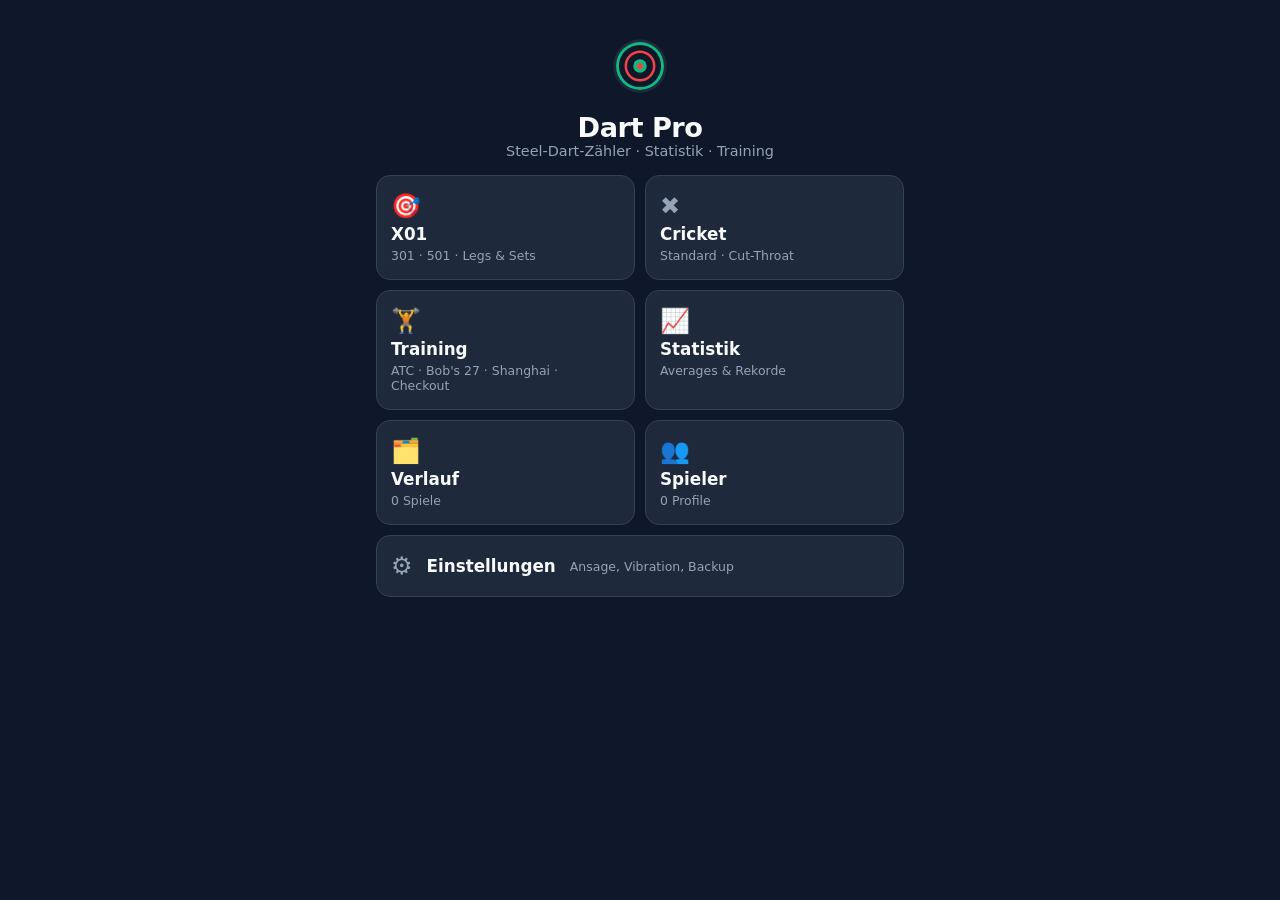
<file: index.html>
<!DOCTYPE html>
<html lang="de">
<head>
  <meta charset="UTF-8">
  <meta name="viewport" content="width=device-width, initial-scale=1, viewport-fit=cover">
  <meta name="theme-color" content="#0f172a">
  <meta name="description" content="Steel-Dart-Zähler: X01, Cricket, Training und Statistik – offline nutzbar.">
  <meta name="mobile-web-app-capable" content="yes">
  <meta name="apple-mobile-web-app-capable" content="yes">
  <meta name="apple-mobile-web-app-status-bar-style" content="black-translucent">
  <title>Dart Pro</title>
  <link rel="manifest" href="manifest.webmanifest">
  <link rel="icon" href="icons/icon.svg" type="image/svg+xml">
  <link rel="apple-touch-icon" href="icons/icon-192.png">
  <link rel="stylesheet" href="css/app.css">
</head>
<body>
  <main id="app" aria-live="polite"></main>
  <noscript><p style="padding:24px">Dart Pro braucht JavaScript.</p></noscript>
  <script type="module" src="js/app.js"></script>
</body>
</html>
</file>
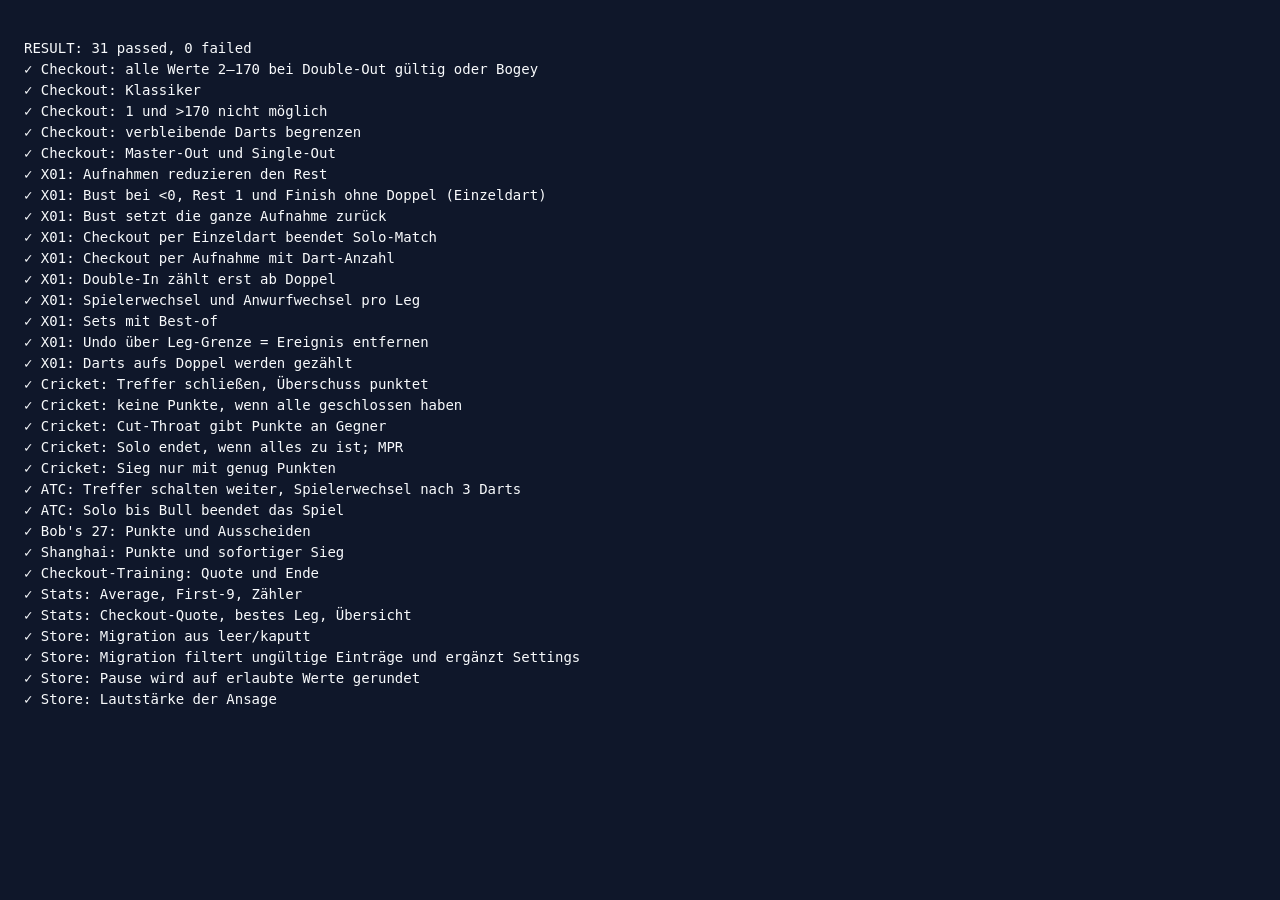
<file: tests/index.html>
<!DOCTYPE html>
<html lang="de">
<head><meta charset="UTF-8"><title>Tests</title>
<style>body{background:#0f172a;color:#f8fafc;font:14px/1.5 monospace;padding:16px}</style></head>
<body>
<pre id="out">Tests laufen …</pre>
<script type="module">
  import { run } from "./runner.js";
  import "./checkout.test.js";
  import "./x01.test.js";
  import "./cricket.test.js";
  import "./training.test.js";
  import "./stats.test.js";
  import "./store.test.js";
  run(document.getElementById("out"));
</script>
</body>
</html>
</file>
<file: css/app.css>
:root {
  --bg: #0f172a;
  --card: #1e293b;
  --card-2: #273449;
  --line: #334155;
  --accent: #10b981;
  --accent-2: #059669;
  --accent-soft: rgba(16, 185, 129, 0.14);
  --text: #f8fafc;
  --muted: #94a3b8;
  --danger: #ef4444;
  --danger-soft: rgba(239, 68, 68, 0.14);
  --warn: #f59e0b;
  --info: #38bdf8;
  --radius: 14px;
  --radius-sm: 10px;
  --gap: 10px;
  --safe-top: env(safe-area-inset-top, 0px);
  --safe-bottom: env(safe-area-inset-bottom, 0px);
  color-scheme: dark;
}

* { box-sizing: border-box; margin: 0; padding: 0; -webkit-tap-highlight-color: transparent; }

html, body {
  background: var(--bg);
  color: var(--text);
  font-family: system-ui, -apple-system, "Segoe UI", Roboto, sans-serif;
  font-size: 16px;
  overscroll-behavior: none;
}

body { min-height: 100dvh; }

button { font: inherit; color: inherit; border: none; background: none; cursor: pointer; touch-action: manipulation; user-select: none; }
input, select { font: inherit; color: inherit; }

#app {
  max-width: 560px;
  margin: 0 auto;
  min-height: 100dvh;
  padding: calc(var(--safe-top) + 12px) 16px calc(var(--safe-bottom) + 16px);
  display: flex;
  flex-direction: column;
  gap: var(--gap);
}

#app.play {
  height: 100dvh;
  min-height: 0;
  padding-bottom: calc(var(--safe-bottom) + 10px);
  gap: 8px;
}

/* ---------- Kopfzeile ---------- */
.topbar { display: flex; align-items: center; gap: 8px; min-height: 44px; }
.topbar h1 { font-size: 1.2rem; font-weight: 800; flex: 1; letter-spacing: -0.3px; }
.topbar .sub { font-size: 0.8rem; color: var(--muted); font-weight: 600; flex: 1; text-align: center; line-height: 1.2; }
.icon-btn {
  min-width: 44px; height: 44px; padding: 0 10px; border-radius: var(--radius-sm);
  background: var(--card); border: 1px solid var(--line); font-weight: 700; font-size: 0.95rem;
  display: inline-flex; align-items: center; justify-content: center; gap: 4px;
}
.icon-btn:active { background: var(--card-2); }
.icon-btn:disabled { opacity: 0.4; }
.icon-btn.on { background: var(--accent-soft); border-color: var(--accent); color: var(--accent); }

/* ---------- Karten & Listen ---------- */
.card { background: var(--card); border-radius: var(--radius); padding: 14px; }
.card h2 { font-size: 0.8rem; font-weight: 700; color: var(--muted); text-transform: uppercase; letter-spacing: 0.6px; margin-bottom: 10px; }
.muted { color: var(--muted); }
.small { font-size: 0.8rem; }
.center { text-align: center; }
.row { display: flex; align-items: center; gap: 8px; }
.row.between { justify-content: space-between; }
.grow { flex: 1; }
.stack { display: flex; flex-direction: column; gap: var(--gap); }
.hidden { display: none !important; }

.btn {
  min-height: 48px; padding: 0 16px; border-radius: var(--radius-sm); font-weight: 700;
  background: var(--card-2); border: 1px solid var(--line);
  display: inline-flex; align-items: center; justify-content: center; gap: 8px;
}
.btn:active { filter: brightness(1.15); }
.btn.primary { background: var(--accent); border-color: var(--accent); color: #fff; }
.btn.primary:active { background: var(--accent-2); }
.btn.danger { background: var(--danger-soft); border-color: var(--danger); color: #fca5a5; }
.btn.block { width: 100%; }
.btn.big { min-height: 56px; font-size: 1.1rem; }
.btn:disabled { opacity: 0.45; }

/* Startseite */
.hero { text-align: center; padding: 18px 0 6px; }
.hero .logo { width: 72px; height: 72px; }
.hero h1 { font-size: 1.7rem; font-weight: 900; letter-spacing: -0.5px; margin-top: 6px; }
.hero p { color: var(--muted); font-size: 0.9rem; }
.tiles { display: grid; grid-template-columns: 1fr 1fr; gap: var(--gap); }
.tile {
  background: var(--card); border: 1px solid var(--line); border-radius: var(--radius);
  padding: 16px 14px; text-align: left; display: flex; flex-direction: column; gap: 4px; min-height: 92px;
}
.tile:active { background: var(--card-2); }
.tile .ic { font-size: 1.5rem; }
.tile b { font-size: 1.05rem; }
.tile span { font-size: 0.78rem; color: var(--muted); }
.tile.wide { grid-column: span 2; flex-direction: row; align-items: center; gap: 14px; min-height: 0; }
.tile.resume { background: var(--accent-soft); border-color: var(--accent); }

/* Formulare */
.field { display: flex; flex-direction: column; gap: 6px; }
.field > label { font-size: 0.8rem; font-weight: 700; color: var(--muted); }
.seg { display: flex; flex-wrap: wrap; gap: 6px; }
.seg button {
  flex: 1 0 auto; min-height: 42px; padding: 0 12px; border-radius: var(--radius-sm);
  background: var(--card-2); border: 1px solid var(--line); font-weight: 700; font-size: 0.9rem;
}
.seg button.on { background: var(--accent); border-color: var(--accent); color: #fff; }
.range { width: 100%; height: 26px; margin: 0; accent-color: var(--accent); cursor: pointer; }
.range-labels { display: flex; justify-content: space-between; margin-top: -4px; margin-bottom: 4px; color: var(--muted); font-weight: 700; }
.range-labels .on { color: var(--accent); }
.text-input {
  width: 100%; min-height: 48px; padding: 0 14px; border-radius: var(--radius-sm);
  background: var(--card-2); border: 1px solid var(--line); outline: none;
}
.text-input:focus { border-color: var(--accent); }
.stepper { display: flex; align-items: center; gap: 8px; }
.stepper button { width: 44px; height: 44px; border-radius: var(--radius-sm); background: var(--card-2); border: 1px solid var(--line); font-size: 1.3rem; font-weight: 800; }
.stepper output { min-width: 48px; text-align: center; font-weight: 800; font-size: 1.15rem; }
.switch-row { display: flex; align-items: center; justify-content: space-between; gap: 12px; min-height: 48px; }
.switch { width: 52px; height: 30px; border-radius: 99px; background: var(--line); position: relative; flex-shrink: 0; }
.switch::after { content: ""; position: absolute; top: 3px; left: 3px; width: 24px; height: 24px; border-radius: 50%; background: #fff; transition: transform 0.15s; }
.switch.on { background: var(--accent); }
.switch.on::after { transform: translateX(22px); }

/* Spieler-Chips */
.chips { display: flex; flex-wrap: wrap; gap: 8px; }
.chip {
  min-height: 42px; padding: 0 14px 0 8px; border-radius: 99px; background: var(--card-2);
  border: 1px solid var(--line); display: inline-flex; align-items: center; gap: 8px; font-weight: 700;
}
.chip.on { border-color: var(--accent); background: var(--accent-soft); }
.chip .order { font-size: 0.75rem; color: var(--accent); font-weight: 800; }
.dot { width: 22px; height: 22px; border-radius: 50%; flex-shrink: 0; display: inline-flex; align-items: center; justify-content: center; font-size: 0.7rem; font-weight: 800; color: #0f172a; }

.list { display: flex; flex-direction: column; gap: 8px; }
.list-item {
  background: var(--card); border-radius: var(--radius-sm); padding: 12px 14px;
  display: flex; align-items: center; gap: 12px; text-align: left; width: 100%;
}
button.list-item:active { background: var(--card-2); }
.list-item .grow { min-width: 0; }
.list-item .title { font-weight: 700; }
.list-item .meta { font-size: 0.78rem; color: var(--muted); white-space: nowrap; overflow: hidden; text-overflow: ellipsis; }

.colors { display: flex; flex-wrap: wrap; gap: 10px; }
.colors button { width: 36px; height: 36px; border-radius: 50%; border: 3px solid transparent; }
.colors button.on { border-color: #fff; }

/* ---------- Spielbildschirm ---------- */
.board { display: grid; gap: 8px; }
.board.n1 { grid-template-columns: 1fr; }
.board.n2 { grid-template-columns: 1fr 1fr; }
.pcard {
  background: var(--card); border-radius: var(--radius); padding: 10px 12px; border: 2px solid transparent;
  display: flex; flex-direction: column; gap: 2px; position: relative; min-width: 0;
  border-color: color-mix(in srgb, var(--pc, transparent) 55%, transparent);
}
.pcard.active {
  border-color: var(--pc, var(--accent));
  box-shadow: 0 0 0 1px var(--pc, var(--accent)), 0 0 14px color-mix(in srgb, var(--pc, var(--accent)) 45%, transparent);
  background: linear-gradient(180deg, color-mix(in srgb, var(--pc, var(--accent)) 20%, var(--card)), var(--card) 70%);
}
.pcard .name { font-weight: 800; font-size: 0.95rem; display: flex; align-items: center; gap: 6px; white-space: nowrap; overflow: hidden; }
.pcard .name .throw { width: 8px; height: 8px; border-radius: 50%; background: var(--warn); flex-shrink: 0; }
.pcard .rest { font-size: 3.4rem; font-weight: 900; line-height: 1; letter-spacing: -2px; font-variant-numeric: tabular-nums; }
.board.n1 .pcard .rest { font-size: 4.6rem; text-align: center; }
.pcard .line { display: flex; justify-content: space-between; font-size: 0.75rem; color: var(--muted); gap: 6px; }
.pcard .line b { color: var(--text); font-variant-numeric: tabular-nums; }
.pcard .legs { font-size: 0.75rem; font-weight: 800; color: var(--accent); }

.board.many { grid-template-columns: 1fr; gap: 6px; }
.board.many .pcard { flex-direction: row; align-items: center; padding: 8px 12px; gap: 10px; }
.board.many .pcard .rest { font-size: 2rem; letter-spacing: -1px; min-width: 70px; text-align: right; }
.board.many .pcard .info { flex: 1; min-width: 0; }

.finish {
  background: var(--accent-soft); border: 1px solid rgba(16, 185, 129, 0.35); border-radius: var(--radius-sm);
  padding: 6px 12px; display: flex; align-items: center; justify-content: center; gap: 10px; min-height: 38px;
}
.finish .lbl { font-size: 0.7rem; font-weight: 800; color: var(--accent); text-transform: uppercase; }
.finish .route { font-size: 1.15rem; font-weight: 900; color: #6ee7b7; letter-spacing: 0.5px; }
.finish.none { background: var(--card); border-color: transparent; }
.finish.none .route { color: var(--muted); font-size: 0.9rem; font-weight: 700; }

.turn-darts { display: grid; grid-template-columns: repeat(3, 1fr) auto; gap: 6px; }
.turn-darts .slot { background: var(--card); border-radius: var(--radius-sm); min-height: 40px; display: flex; align-items: center; justify-content: center; font-weight: 800; font-size: 1.05rem; border: 1px dashed var(--line); }
.turn-darts .slot.filled { border-style: solid; border-color: var(--accent); }
.turn-darts .sum { min-width: 64px; padding: 0 8px; background: var(--card-2); border-radius: var(--radius-sm); display: flex; align-items: center; justify-content: center; font-weight: 900; font-size: 1.2rem; }

.input-display { background: var(--card); border-radius: var(--radius-sm); min-height: 52px; padding: 0 14px; display: flex; align-items: center; justify-content: space-between; }
.input-display .lbl { color: var(--muted); font-size: 0.85rem; }
.input-display .val { font-size: 2rem; font-weight: 900; color: var(--accent); font-variant-numeric: tabular-nums; }

.pad { display: grid; gap: 6px; }
.pad.keys { grid-template-columns: repeat(3, 1fr); flex: 1; min-height: 0; grid-auto-rows: minmax(48px, 1fr); }
.pad.quick { grid-template-columns: repeat(5, 1fr); }
.pad.nums { grid-template-columns: repeat(5, 1fr); grid-auto-rows: minmax(46px, 1fr); flex: 1; min-height: 0; }
.pad.mods { grid-template-columns: repeat(3, 1fr); }
.pad.two { grid-template-columns: 1fr 1fr; }
.pad.four { grid-template-columns: repeat(4, 1fr); }
.key {
  background: var(--card); border: 1px solid var(--line); border-radius: 12px; font-size: 1.4rem; font-weight: 800;
  display: flex; align-items: center; justify-content: center; min-height: 46px;
}
.key:active { background: var(--card-2); transform: scale(0.97); }
.key.sm { font-size: 0.95rem; min-height: 40px; background: var(--card-2); }
.key.ok { background: var(--accent); border-color: var(--accent); color: #fff; }
.key.del { color: var(--danger); }
.key.on { background: var(--accent); border-color: var(--accent); color: #fff; }
.key.dbl.on { background: var(--info); border-color: var(--info); color: #0f172a; }
.key.tpl.on { background: var(--warn); border-color: var(--warn); color: #0f172a; }
.key.miss { color: var(--danger); font-size: 1rem; }
.key.hit { background: var(--accent); border-color: var(--accent); color: #fff; font-size: 1.3rem; }
.key:disabled { opacity: 0.35; }
.flex-fill { flex: 1; min-height: 0; display: flex; flex-direction: column; gap: 6px; }

/* Verlauf der Aufnahmen */
.ticker { display: flex; gap: 6px; overflow-x: auto; scrollbar-width: none; min-height: 28px; }
.ticker::-webkit-scrollbar { display: none; }
.ticker span { flex-shrink: 0; background: var(--card); border-radius: 8px; padding: 4px 8px; font-size: 0.78rem; font-weight: 700; color: var(--muted); }
.ticker span b { color: var(--text); }
.ticker span.bust b { color: var(--danger); }

/* Cricket-Tabelle */
.ctable { display: grid; gap: 4px; background: var(--card); border-radius: var(--radius); padding: 8px; }
.ctable .cell { min-height: 34px; display: flex; align-items: center; justify-content: center; font-weight: 800; border-radius: 8px; }
.ctable .num { color: var(--muted); background: var(--card-2); }
.ctable .num.dead { opacity: 0.35; text-decoration: line-through; }
.ctable .head { font-size: 0.8rem; flex-direction: column; line-height: 1.1; padding: 4px 0; border-radius: 8px; }
.ctable .head.active { background: var(--accent-soft); color: var(--accent); }
.ctable .head small { font-size: 1.1rem; color: var(--text); }
.mark { font-size: 1.2rem; }
.mark.m3 { color: var(--accent); }

/* Training */
.big-target { text-align: center; padding: 10px 0; }
.big-target .t { font-size: 4.6rem; font-weight: 900; line-height: 1; letter-spacing: -2px; }
.big-target .l { color: var(--muted); font-size: 0.85rem; font-weight: 700; text-transform: uppercase; }
.progress { height: 8px; background: var(--card-2); border-radius: 99px; overflow: hidden; }
.progress > div { height: 100%; background: var(--accent); border-radius: 99px; }

/* Statistik */
.kpis { display: grid; grid-template-columns: repeat(3, 1fr); gap: 8px; }
.kpi { background: var(--card-2); border-radius: var(--radius-sm); padding: 10px 6px; text-align: center; }
.kpi b { display: block; font-size: 1.25rem; font-weight: 900; font-variant-numeric: tabular-nums; }
.kpi span { font-size: 0.66rem; color: var(--muted); text-transform: uppercase; font-weight: 700; letter-spacing: 0.3px; }
.kv { display: flex; justify-content: space-between; padding: 8px 0; border-bottom: 1px solid var(--line); font-size: 0.92rem; }
.kv:last-child { border-bottom: none; }
.kv b { font-variant-numeric: tabular-nums; }
.chart { width: 100%; height: auto; display: block; }
.chart text { fill: var(--muted); font-size: 10px; }
.legend { display: flex; gap: 14px; font-size: 0.75rem; color: var(--muted); margin-top: 6px; }
.legend i { display: inline-block; width: 12px; height: 3px; border-radius: 2px; vertical-align: middle; margin-right: 4px; }
table.tbl { width: 100%; border-collapse: collapse; font-size: 0.85rem; }
.tbl th, .tbl td { padding: 7px 4px; text-align: right; border-bottom: 1px solid var(--line); font-variant-numeric: tabular-nums; }
.tbl th:first-child, .tbl td:first-child { text-align: left; }
.tbl th { color: var(--muted); font-weight: 700; font-size: 0.72rem; text-transform: uppercase; }
.winner-banner { text-align: center; padding: 20px 10px; background: linear-gradient(180deg, var(--accent-soft), transparent); border-radius: var(--radius); }
.winner-banner .trophy { font-size: 3rem; }
.winner-banner h2 { font-size: 1.5rem; font-weight: 900; }

/* ---------- Dialoge & Toasts ---------- */
.overlay {
  position: fixed; inset: 0; background: rgba(2, 6, 23, 0.72); z-index: 50;
  display: flex; align-items: flex-end; justify-content: center; padding: 16px; padding-bottom: calc(var(--safe-bottom) + 16px);
  animation: fade 0.12s ease-out;
}
.dialog { background: var(--card); border: 1px solid var(--line); border-radius: 18px; padding: 18px; width: 100%; max-width: 480px; display: flex; flex-direction: column; gap: 12px; }
.dialog h3 { font-size: 1.15rem; font-weight: 800; }
.dialog p { color: var(--muted); font-size: 0.92rem; line-height: 1.4; }
.dialog .actions { display: grid; grid-auto-flow: column; grid-auto-columns: 1fr; gap: 8px; }
.dialog .choices { display: grid; grid-template-columns: repeat(auto-fit, minmax(60px, 1fr)); gap: 8px; }
.toast {
  position: fixed; left: 50%; top: calc(var(--safe-top) + 14px); transform: translateX(-50%); z-index: 60;
  background: var(--text); color: var(--bg); padding: 10px 18px; border-radius: 99px; font-weight: 800; font-size: 0.95rem;
  box-shadow: 0 10px 30px rgba(0, 0, 0, 0.4); animation: drop 0.18s ease-out; max-width: calc(100vw - 32px); text-align: center;
}
.toast.bust { background: var(--danger); color: #fff; }
.toast.good { background: var(--accent); color: #fff; }
.update-bar { position: fixed; left: 16px; right: 16px; bottom: calc(var(--safe-bottom) + 16px); z-index: 70; max-width: 528px; margin: 0 auto; background: var(--info); color: #0f172a; border-radius: var(--radius); padding: 10px 14px; display: flex; align-items: center; gap: 10px; font-weight: 700; }
.update-bar button { background: #0f172a; color: #fff; padding: 8px 14px; border-radius: 8px; font-weight: 800; }
@keyframes fade { from { opacity: 0; } }
@keyframes drop { from { opacity: 0; transform: translate(-50%, -10px); } }

.empty { text-align: center; color: var(--muted); padding: 30px 10px; font-size: 0.92rem; }

@media (max-height: 700px) {
  .pcard .rest { font-size: 2.8rem; }
  .board.n1 .pcard .rest { font-size: 3.6rem; }
  .key { min-height: 42px; font-size: 1.25rem; }
}
@media (prefers-reduced-motion: reduce) { * { animation: none !important; transition: none !important; } }
</file>
